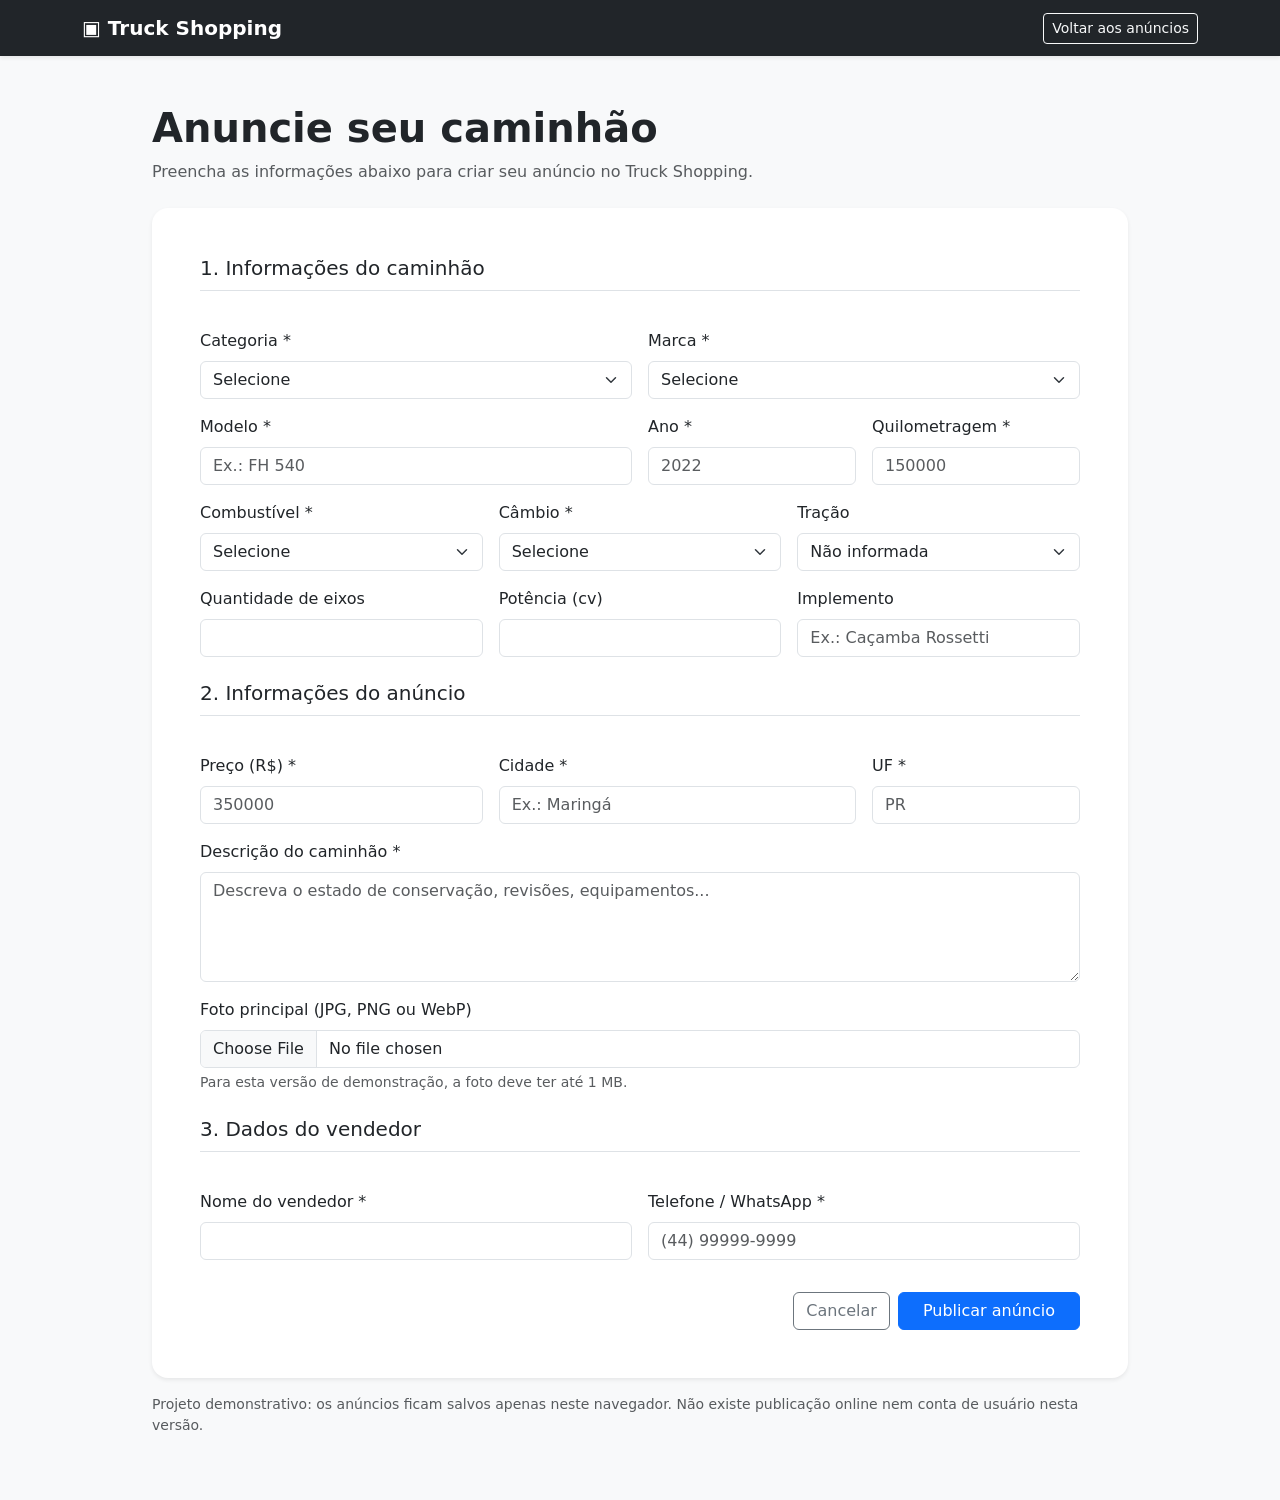
<file: cadastro-veiculo.html>
<!doctype html>
<html lang="pt-br" data-bs-theme="auto">
<head>
  <meta charset="utf-8">
  <meta name="viewport" content="width=device-width, initial-scale=1">
  <!-- ALTERE AQUI o título da aba do navegador. -->
  <title>Anunciar caminhão | Truck Shopping</title>
  <!-- BOOTSTRAP: biblioteca de estilos utilizada na página principal. -->
  <link href="https://cdn.jsdelivr.net/npm/bootstrap@5.3.3/dist/css/bootstrap.min.css" rel="stylesheet">
  <!-- CSS PRÓPRIO: ajuste cores, bordas e espaçamentos nesta seção. -->
  <style>
    body { background: var(--bs-tertiary-bg); }
    .form-card { border: 0; border-radius: 16px; }
    .secao-titulo { border-bottom: 1px solid var(--bs-border-color); padding-bottom: 10px; margin-bottom: 22px; }
    .preview { width: 180px; height: 125px; object-fit: cover; border-radius: 10px; display: none; }
  </style>
</head>
<body>
  <!-- HEADER: menu e identidade visual do marketplace. -->
  <header class="navbar navbar-dark bg-dark shadow-sm">
    <div class="container">
      <a class="navbar-brand fw-bold" href="index.html">▣ Truck Shopping</a>
      <a class="btn btn-outline-light btn-sm" href="index.html">Voltar aos anúncios</a>
    </div>
  </header>
  <!-- MAIN: conteúdo principal e formulário de cadastro. -->
  <main class="container py-5" style="max-width: 1000px">
    <div class="mb-4">
      <h1 class="fw-bold" id="tituloPagina">Anuncie seu caminhão</h1>
      <p class="text-body-secondary" id="subtituloPagina">Preencha as informações abaixo para criar seu anúncio no Truck Shopping.</p>
    </div>
    <div class="card form-card shadow-sm"><div class="card-body p-4 p-md-5">
      <!-- FORM: todos os campos com required são obrigatórios. -->
      <form id="formVeiculo" class="row g-3">
        <div class="col-12"><h2 class="h5 secao-titulo">1. Informações do caminhão</h2></div>
        <!-- ALTERE AQUI as opções de categoria. -->
        <div class="col-md-6"><label for="categoria" class="form-label">Categoria *</label><select id="categoria" class="form-select" required><option value="">Selecione</option><option>Cavalo mecânico</option><option>Basculante</option><option>Truck</option><option>Toco</option><option>Munck</option><option>Bitruck</option><option>Outro</option></select></div>
        <div class="col-md-6"><label for="marca" class="form-label">Marca *</label><select id="marca" class="form-select" required><option value="">Selecione</option><option>Volvo</option><option>Scania</option><option>Mercedes-Benz</option><option>Volkswagen</option><option>DAF</option><option>Iveco</option><option>Ford</option><option>Outra</option></select></div>
        <div class="col-md-6"><label for="modelo" class="form-label">Modelo *</label><input id="modelo" class="form-control" placeholder="Ex.: FH 540" maxlength="80" required></div>
        <div class="col-md-3"><label for="ano" class="form-label">Ano *</label><input id="ano" type="number" class="form-control" min="1950" max="2027" placeholder="2022" required></div>
        <div class="col-md-3"><label for="km" class="form-label">Quilometragem *</label><input id="km" type="number" class="form-control" min="0" placeholder="150000" required></div>
        <div class="col-md-4"><label for="combustivel" class="form-label">Combustível *</label><select id="combustivel" class="form-select" required><option value="">Selecione</option><option>Diesel</option><option>Elétrico</option><option>Outro</option></select></div>
        <div class="col-md-4"><label for="cambio" class="form-label">Câmbio *</label><select id="cambio" class="form-select" required><option value="">Selecione</option><option>Manual</option><option>Automatizado</option><option>Automático</option></select></div>
        <div class="col-md-4"><label for="tracao" class="form-label">Tração</label><select id="tracao" class="form-select"><option value="">Não informada</option><option>4x2</option><option>6x2</option><option>6x4</option><option>8x2</option><option>8x4</option><option>Outro</option></select></div>
        <div class="col-md-4"><label for="eixos" class="form-label">Quantidade de eixos</label><input id="eixos" type="number" class="form-control" min="2" max="12"></div>
        <div class="col-md-4"><label for="potencia" class="form-label">Potência (cv)</label><input id="potencia" type="number" class="form-control" min="1"></div>
        <div class="col-md-4"><label for="implemento" class="form-label">Implemento</label><input id="implemento" class="form-control" placeholder="Ex.: Caçamba Rossetti"></div>
        <div class="col-12 mt-4"><h2 class="h5 secao-titulo">2. Informações do anúncio</h2></div>
        <div class="col-md-4"><label for="preco" class="form-label">Preço (R$) *</label><input id="preco" type="number" class="form-control" min="1" step="0.01" placeholder="350000" required></div>
        <div class="col-md-5"><label for="cidade" class="form-label">Cidade *</label><input id="cidade" class="form-control" placeholder="Ex.: Maringá" required></div>
        <div class="col-md-3"><label for="uf" class="form-label">UF *</label><input id="uf" class="form-control" maxlength="2" minlength="2" placeholder="PR" pattern="[A-Za-z]{2}" required></div>
        <div class="col-12"><label for="descricao" class="form-label">Descrição do caminhão *</label><textarea id="descricao" class="form-control" rows="4" maxlength="1500" placeholder="Descreva o estado de conservação, revisões, equipamentos..." required></textarea></div>
        <!-- FOTO: demonstrativo salva uma imagem pequena no navegador. Na edição, deixar sem selecionar mantém a foto atual. -->
        <div class="col-12"><label for="foto" class="form-label">Foto principal (JPG, PNG ou WebP)</label><input id="foto" type="file" class="form-control" accept="image/jpeg,image/png,image/webp"><div class="form-text">Para esta versão de demonstração, a foto deve ter até 1 MB.</div><img id="preview" class="preview mt-3" alt="Prévia da foto escolhida"></div>
        <div class="col-12 mt-4"><h2 class="h5 secao-titulo">3. Dados do vendedor</h2></div>
        <div class="col-md-6"><label for="vendedor" class="form-label">Nome do vendedor *</label><input id="vendedor" class="form-control" required></div>
        <div class="col-md-6"><label for="telefone" class="form-label">Telefone / WhatsApp *</label><input id="telefone" type="tel" class="form-control" placeholder="(44) 99999-9999" required></div>
        <div class="col-12"><div id="mensagem" role="status" aria-live="polite"></div></div>
        <div class="col-12 d-flex gap-2 justify-content-end"><a href="index.html" class="btn btn-outline-secondary">Cancelar</a><button type="submit" class="btn btn-primary px-4" id="botaoSalvar">Publicar anúncio</button></div>
      </form>
    </div></div>
    <p class="text-body-secondary small mt-3">Projeto demonstrativo: os anúncios ficam salvos apenas neste navegador. Não existe publicação online nem conta de usuário nesta versão.</p>
  </main>
  <!-- JAVASCRIPT: lê o formulário, valida a foto e salva o anúncio. -->
  <script>
    const form = document.getElementById('formVeiculo');
    const fotoInput = document.getElementById('foto');
    const preview = document.getElementById('preview');
    const mensagem = document.getElementById('mensagem');
    let fotoBase64 = '';
    // EDIÇÃO: o parâmetro ?editar=ID identifica o anúncio já cadastrado.
    const idEdicao = new URLSearchParams(window.location.search).get('editar');
    const campos = ['categoria','marca','modelo','ano','km','combustivel','cambio','tracao','eixos','potencia','implemento','preco','cidade','uf','descricao','vendedor','telefone'];
    let anuncioOriginal = null;

    // Ao abrir pelo botão Editar, recupera os dados e preenche o formulário.
    if (idEdicao !== null) {
      try {
        const salvos = JSON.parse(localStorage.getItem('truckShoppingAnuncios') || '[]');
        anuncioOriginal = salvos.find(item => String(item.id) === idEdicao);
        if (!anuncioOriginal) {
          form.hidden = true;
          mensagem.className = 'alert alert-warning';
          mensagem.textContent = 'Anúncio não encontrado neste navegador. Volte para a página inicial.';
          form.before(mensagem);
        } else {
          campos.forEach(campo => { document.getElementById(campo).value = anuncioOriginal[campo] ?? ''; });
          fotoBase64 = anuncioOriginal.foto || '';
          if (fotoBase64) { preview.src = fotoBase64; preview.style.display = 'block'; }
          document.getElementById('tituloPagina').textContent = 'Editar anúncio';
          document.getElementById('subtituloPagina').textContent = 'Atualize os dados do caminhão e salve as alterações.';
          document.getElementById('botaoSalvar').textContent = 'Salvar alterações';
          document.title = 'Editar caminhão | Truck Shopping';
        }
      } catch (erro) {
        form.hidden = true;
        const alerta = document.createElement('div');
        alerta.className = 'alert alert-danger';
        alerta.textContent = 'Não foi possível carregar os anúncios salvos.';
        form.before(alerta);
      }
    }


    // Atualiza a prévia sempre que o usuário escolher outra imagem.
    fotoInput.addEventListener('change', () => {
      const arquivo = fotoInput.files[0];
      // Sem nova foto, mantém a fotografia anterior durante a edição.
      if (!arquivo) return;
      fotoBase64 = '';
      preview.style.display = 'none';
      if (!['image/jpeg','image/png','image/webp'].includes(arquivo.type) || arquivo.size > 1024 * 1024) {
        fotoInput.value = '';
        mensagem.textContent = 'Escolha uma imagem JPG, PNG ou WebP com até 1 MB.';
        mensagem.className = 'alert alert-danger';
        return;
      }
      mensagem.textContent = '';
      mensagem.className = '';
      const leitor = new FileReader();
      leitor.onload = () => { fotoBase64 = leitor.result; preview.src = fotoBase64; preview.style.display = 'block'; };
      leitor.readAsDataURL(arquivo);
    });

    // Ao clicar em Publicar anúncio, os valores são armazenados no localStorage.
    form.addEventListener('submit', evento => {
      evento.preventDefault();
      if (!form.reportValidity()) return;
      if (fotoInput.files.length && !fotoBase64) { mensagem.textContent = 'Aguarde o carregamento da foto.'; return; }
      if (idEdicao !== null && !anuncioOriginal) return;
      // Na edição, preserva o ID; em um novo anúncio, cria outro ID.
      const anuncio = { id: anuncioOriginal ? anuncioOriginal.id : Date.now(), foto: fotoBase64 };
      campos.forEach(campo => anuncio[campo] = document.getElementById(campo).value.trim());
      anuncio.uf = anuncio.uf.toUpperCase();
      try {
        const salvos = JSON.parse(localStorage.getItem('truckShoppingAnuncios') || '[]');
        if (anuncioOriginal) {
          // Substitui apenas o anúncio que está sendo editado.
          const indice = salvos.findIndex(item => String(item.id) === String(anuncioOriginal.id));
          if (indice < 0) throw new Error('Anúncio não encontrado');
          salvos[indice] = anuncio;
        } else {
          salvos.push(anuncio);
        }
        localStorage.setItem('truckShoppingAnuncios', JSON.stringify(salvos));
        // Retorna para a página inicial, onde o novo card será montado automaticamente.
        window.location.href = 'index.html';
      } catch (erro) {
        mensagem.className = 'alert alert-danger';
        mensagem.textContent = 'Não foi possível salvar. O armazenamento do navegador pode estar cheio. Tente uma foto menor.';
      }
    });
  </script>
</body>
</html>
</file>
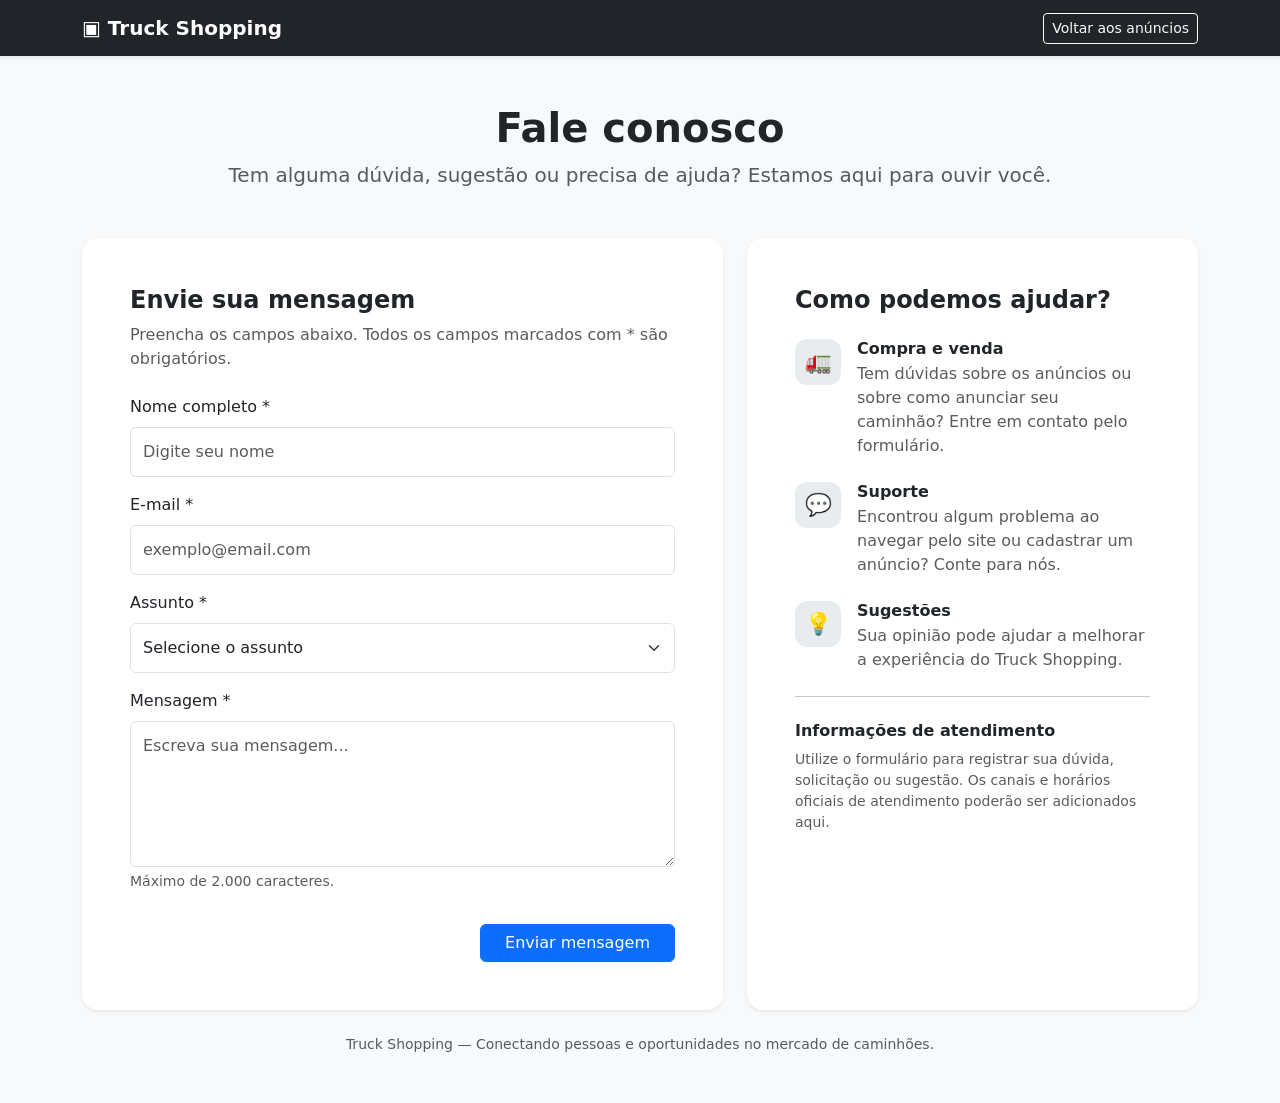
<file: faleConosco.html>
<!doctype html>
<html lang="pt-br" data-bs-theme="auto">
<head>
  <meta charset="utf-8">
  <meta name="viewport" content="width=device-width, initial-scale=1">

  <!-- ALTERE AQUI o título que aparece na aba do navegador. -->
  <title>Fale conosco | Truck Shopping</title>

  <!-- BOOTSTRAP: utiliza a mesma versão da página inicial e do cadastro. -->
  <link href="https://cdn.jsdelivr.net/npm/bootstrap@5.3.3/dist/css/bootstrap.min.css" rel="stylesheet">

  <!-- CSS PRÓPRIO: estilos exclusivos da página de contato. -->
  <style>
    body {
      background: var(--bs-tertiary-bg);
    }

    /* Cartões principais da página. */
    .contato-card {
      border: 0;
      border-radius: 16px;
    }

    /* Ícones ilustrativos das informações de contato. */
    .contato-icone {
      width: 46px;
      height: 46px;
      display: flex;
      align-items: center;
      justify-content: center;
      flex-shrink: 0;
      border-radius: 12px;
      background: var(--bs-secondary-bg);
      font-size: 1.35rem;
    }

    /* Ajuste visual dos campos do formulário. */
    .form-control,
    .form-select {
      padding:  .75rem;
    }

    /* Deixa o botão de envio mais destacado. */
    .btn-enviar {
      min-width: 150px;
    }
  </style>
</head>

<body>
  <!-- HEADER: mantém o mesmo cabeçalho utilizado na página de cadastro. -->
  <header class="navbar navbar-dark bg-dark shadow-sm">
    <div class="container">
      <!-- Ao clicar na marca, o usuário retorna para a página inicial. -->
      <a class="navbar-brand fw-bold" href="index.html">▣ Truck Shopping</a>

      <!-- Botão para voltar aos anúncios. -->
      <a class="btn btn-outline-light btn-sm" href="index.html">Voltar aos anúncios</a>
    </div>
  </header>

  <!-- MAIN: conteúdo principal da página Fale Conosco. -->
  <main class="container py-5">

    <!-- TÍTULO: apresentação da página. -->
    <div class="text-center mb-5">
      <h1 class="fw-bold">Fale conosco</h1>
      <p class="text-body-secondary lead mb-0">
        Tem alguma dúvida, sugestão ou precisa de ajuda? Estamos aqui para ouvir você.
      </p>
    </div>

    <div class="row g-4 justify-content-center">

      <!-- COLUNA 1: formulário para o visitante enviar uma mensagem. -->
      <div class="col-lg-7">
        <div class="card contato-card shadow-sm h-100">
          <div class="card-body p-4 p-md-5">

            <h2 class="h4 fw-bold mb-2">Envie sua mensagem</h2>
            <p class="text-body-secondary mb-4">
              Preencha os campos abaixo. Todos os campos marcados com * são obrigatórios.
            </p>

            <!-- FORMULÁRIO: os dados são validados no próprio navegador. -->
            <form id="formContato" class="row g-3">

              <!-- CAMPO: nome completo de quem está entrando em contato. -->
              <div class="col-12">
                <label for="nome" class="form-label">Nome completo *</label>
                <input
                  type="text"
                  class="form-control"
                  id="nome"
                  placeholder="Digite seu nome"
                  maxlength="100"
                  autocomplete="name"
                  required>
              </div>

              <!-- CAMPO: e-mail para possibilitar uma resposta. -->
              <div class="col-12">
                <label for="email" class="form-label">E-mail *</label>
                <input
                  type="email"
                  class="form-control"
                  id="email"
                  placeholder="exemplo@email.com"
                  maxlength="150"
                  autocomplete="email"
                  required>
              </div>

              <!-- CAMPO: assunto para identificar o motivo do contato. -->
              <div class="col-12">
                <label for="assunto" class="form-label">Assunto *</label>
                <select id="assunto" class="form-select" required>
                  <option value="">Selecione o assunto</option>
                  <option>Dúvidas sobre anúncios</option>
                  <option>Problemas no cadastro de caminhão</option>
                  <option>Compra de caminhão</option>
                  <option>Venda de caminhão</option>
                  <option>Parcerias e sugestões</option>
                  <option>Outros assuntos</option>
                </select>
              </div>

              <!-- CAMPO: mensagem que o visitante deseja enviar. -->
              <div class="col-12">
                <label for="mensagem" class="form-label">Mensagem *</label>
                <textarea
                  id="mensagem"
                  class="form-control"
                  rows="5"
                  maxlength="2000"
                  placeholder="Escreva sua mensagem..."
                  required></textarea>
                <div class="form-text">Máximo de 2.000 caracteres.</div>
              </div>

              <!-- ÁREA: exibe o resultado da validação do formulário. -->
              <div class="col-12">
                <div id="retornoFormulario" role="status" aria-live="polite"></div>
              </div>

              <!-- BOTÃO: valida os campos e apresenta o retorno ao visitante. -->
              <div class="col-12 d-flex justify-content-end">
                <button type="submit" class="btn btn-primary btn-enviar px-4">
                  Enviar mensagem
                </button>
              </div>
            </form>

          </div>
        </div>
      </div>

      <!-- COLUNA 2: informações gerais e orientações de atendimento. -->
      <div class="col-lg-5">
        <div class="card contato-card shadow-sm h-100">
          <div class="card-body p-4 p-md-5">

            <h2 class="h4 fw-bold mb-4">Como podemos ajudar?</h2>

            <!-- INFORMAÇÃO 1: dúvidas gerais sobre o marketplace. -->
            <div class="d-flex gap-3 mb-4">
              <div class="contato-icone" aria-hidden="true">🚛</div>
              <div>
                <h3 class="h6 fw-bold mb-1">Compra e venda</h3>
                <p class="text-body-secondary mb-0">
                  Tem dúvidas sobre os anúncios ou sobre como anunciar seu caminhão?
                  Entre em contato pelo formulário.
                </p>
              </div>
            </div>

            <!-- INFORMAÇÃO 2: ajuda com dificuldades no site. -->
            <div class="d-flex gap-3 mb-4">
              <div class="contato-icone" aria-hidden="true">💬</div>
              <div>
                <h3 class="h6 fw-bold mb-1">Suporte</h3>
                <p class="text-body-secondary mb-0">
                  Encontrou algum problema ao navegar pelo site ou cadastrar um anúncio?
                  Conte para nós.
                </p>
              </div>
            </div>

            <!-- INFORMAÇÃO 3: sugestões de melhoria. -->
            <div class="d-flex gap-3 mb-4">
              <div class="contato-icone" aria-hidden="true">💡</div>
              <div>
                <h3 class="h6 fw-bold mb-1">Sugestões</h3>
                <p class="text-body-secondary mb-0">
                  Sua opinião pode ajudar a melhorar a experiência do Truck Shopping.
                </p>
              </div>
            </div>

            <hr class="my-4">

            <!-- AVISO: personalize esta área quando houver canais reais de atendimento. -->
            <h3 class="h6 fw-bold">Informações de atendimento</h3>
            <p class="text-body-secondary small mb-0">
              Utilize o formulário para registrar sua dúvida, solicitação ou sugestão.
              Os canais e horários oficiais de atendimento poderão ser adicionados aqui.
            </p>

          </div>
        </div>
      </div>

    </div>

    <!-- RODAPÉ: aviso sobre o funcionamento desta versão demonstrativa. -->
    <p class="text-center text-body-secondary small mt-4 mb-0">
      Truck Shopping — Conectando pessoas e oportunidades no mercado de caminhões.
    </p>

  </main>

  <!-- JAVASCRIPT: valida o formulário no navegador. -->
  <script>
    const formContato = document.getElementById('formContato');
    const retornoFormulario = document.getElementById('retornoFormulario');

    // ENVIO: impede o recarregamento da página e verifica os campos obrigatórios.
    formContato.addEventListener('submit', function(evento) {
      evento.preventDefault();

      // VALIDAÇÃO: utiliza as regras required e type=email do próprio HTML.
      if (!formContato.reportValidity()) {
        return;
      }

      // AVISO: esta página ainda não possui servidor ou serviço de envio conectado.
      // Por isso, a mensagem NÃO é enviada nem armazenada.
      retornoFormulario.className = 'alert alert-info mb-0';
      retornoFormulario.textContent =
        'Formulário preenchido corretamente! Esta é uma versão demonstrativa: o envio real de mensagens ainda precisa ser configurado.';

      // Limpa os campos depois da validação demonstrativa.
      formContato.reset();
    });
  </script>
</body>
</html>
</file>
